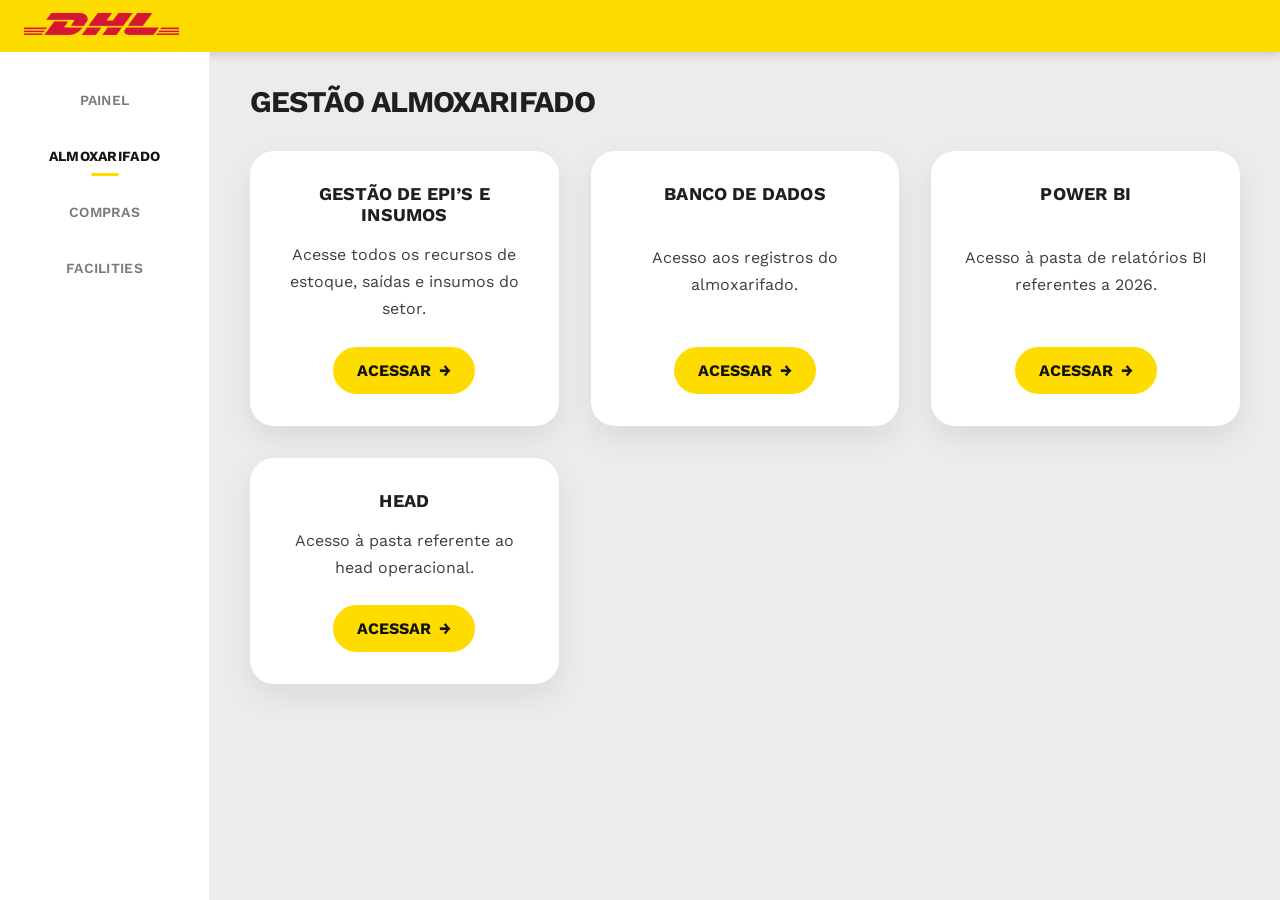
<file: almoxarifado.html>
<!doctype html>
<html lang="pt-BR">
  <head>
    <meta charset="UTF-8" />
    <meta name="viewport" content="width=device-width, initial-scale=1.0" />
    
    <link
      href="https://fonts.googleapis.com/css?family=Work+Sans:400,500,600,700&display=swap"
      rel="stylesheet"
    />
    <link href="./css/main.css" rel="stylesheet" />
    <title>Gerenciamento de controle</title>
    <link rel="icon" type="image/png" href="images/logo.almoxarifado.png" />
  </head>

  <body>
    <div class="page">
      <header class="topbar">
        <div class="topbar__brand">
          <img src="images/v44_12.png" alt="Logo DHL" class="logo" />
        </div>

      </header>

      <div class="layout">
        <aside class="sidebar">
          <nav class="menu">
            <a href="painel.html" class="menu__item">PAINEL</a>
            <a href="almoxarifado.html" class="menu__item menu__item--active">ALMOXARIFADO</a>
            <a href="compras.html" class="menu__item">COMPRAS</a>
            <a href="facilities.html" class="menu__item">FACILITIES</a>
          </nav>
        </aside>

        <main class="content">
          <h1 class="title">GESTÃO ALMOXARIFADO</h1>

          <section class="cards">
            <article class="card">
              <h2>GESTÃO DE EPI’S E INSUMOS</h2>
              <p>Acesse todos os recursos de estoque, saídas e insumos do setor.</p>
              <a href="https://sistema-almoxarifado.streamlit.app" class="button" target="_blank"> 
                ACESSAR <span class="button__arrow">→</span>
              </a>
            </article>

            <article class="card">
              <h2>BANCO DE DADOS</h2>
              <p>Acesso aos registros do almoxarifado.</p>
              <a href="https://supabase.com/" class="button" target="_blank">
                ACESSAR <span class="button__arrow">→</span>
              </a>
            </article>

            <article class="card">
              <h2>POWER BI</h2>
              <p>Acesso à pasta de relatórios BI referentes a 2026.</p>
              <a href="https://dpdhl.sharepoint.com/teams/Compras-SHEIN/Shared%20Documents/Forms/AllItems.aspx?id=%2Fteams%2FCompras%2DSHEIN%2FShared%20Documents%2FGeral%2FAlmoxarifado%2FAPRESENTA%C3%87%C3%83O%20BI%2F2026&viewid=3f4bc07b%2D01dc%2D4ea2%2D8566%2Def41d07389ed" class="button" target="_blank">
                ACESSAR <span class="button__arrow">→</span>
              </a>
            </article>

            <article class="card">
              <h2>HEAD</h2>
              <p>Acesso à pasta referente ao head operacional.</p>
              <a href="https://dpdhl.sharepoint.com/teams/Compras-SHEIN/Shared%20Documents/Forms/AllItems.aspx?id=%2Fteams%2FCompras%2DSHEIN%2FShared%20Documents%2FGeral%2FAlmoxarifado%2FHEAD&viewid=3f4bc07b%2D01dc%2D4ea2%2D8566%2Def41d07389ed" class="button" target="_blank">
                ACESSAR <span class="button__arrow">→</span>
              </a>
            </article>
          </section>
        </main>
      </div>
    </div>
  </body>
</html>
</file>
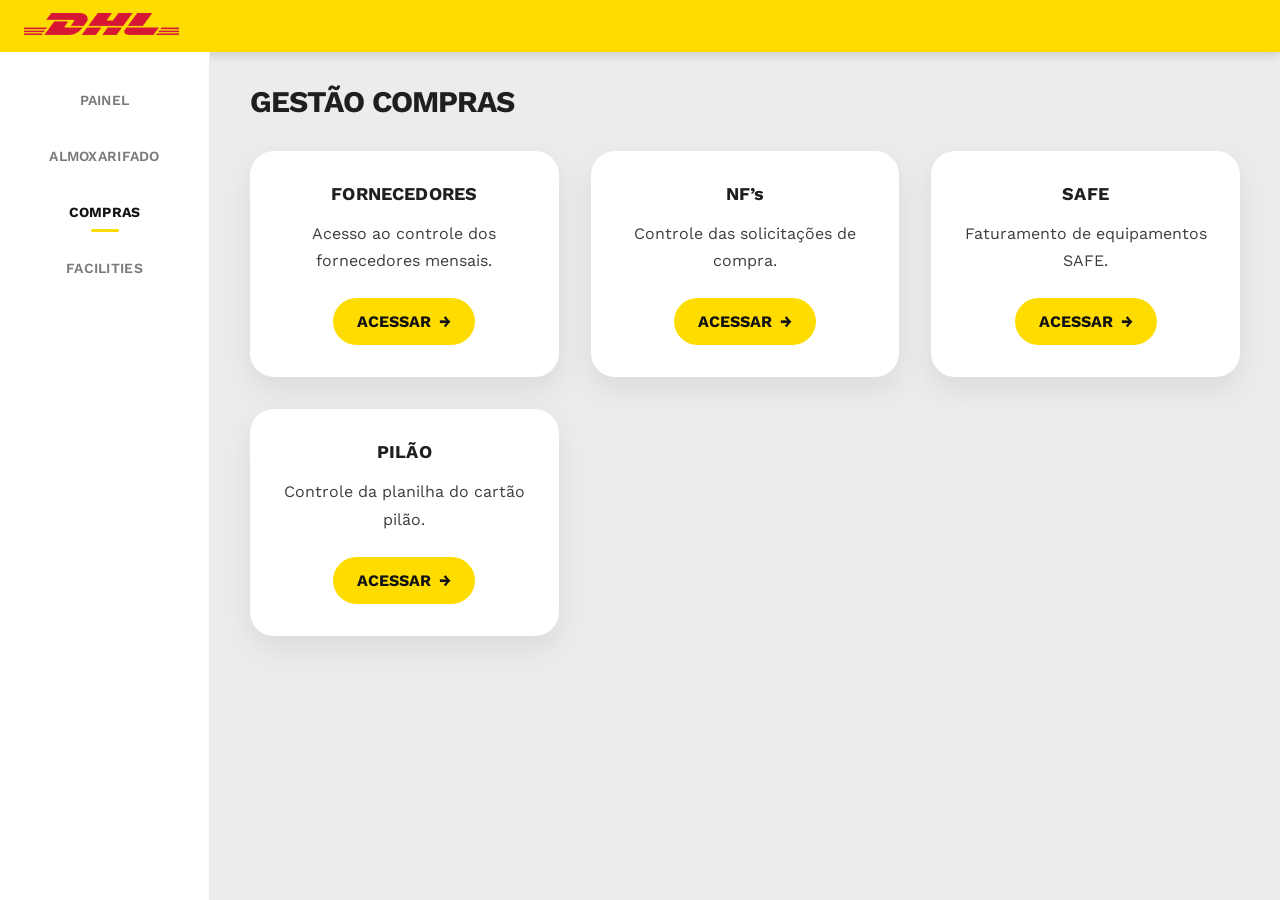
<file: compras.html>
<!doctype html>
<html lang="pt-BR">
  <head>
    <meta charset="UTF-8" />
    <meta name="viewport" content="width=device-width, initial-scale=1.0" />
    <link
      href="https://fonts.googleapis.com/css?family=Work+Sans:400,500,600,700&display=swap"
      rel="stylesheet"
    />
    <link href="./css/main.css" rel="stylesheet" />
    <title>Gerenciamento de controle</title>
    <link rel="icon" type="image/png" href="images/logo.almoxarifado.png" />
  </head>
  <body>
    <div class="page">
      <header class="topbar">
        <div class="topbar__brand">
          <img src="images/v44_12.png" alt="Logo DHL" class="logo" />
        </div>
      </header>

      <div class="layout">
        <aside class="sidebar">
          <nav class="menu">
            <a href="painel.html" class="menu__item">PAINEL</a>
            <a href="almoxarifado.html" class="menu__item">ALMOXARIFADO</a>
            <a href="compras.html" class="menu__item menu__item--active">COMPRAS</a>
            <a href="facilities.html" class="menu__item">FACILITIES</a>
          </nav>
        </aside>

        <main class="content">
          <h1 class="title">GESTÃO COMPRAS</h1>

          <section class="cards">
            <article class="card">
              <h2>FORNECEDORES</h2>
              <p>Acesso ao controle dos fornecedores mensais.</p>
              <a href="https://dpdhl.sharepoint.com/teams/Compras-SHEIN/Shared%20Documents/Forms/AllItems.aspx?id=%2Fteams%2FCompras%2DSHEIN%2FShared%20Documents%2FGeral%2FCompras%2FContrato&viewid=3f4bc07b%2D01dc%2D4ea2%2D8566%2Def41d07389ed" class="button" target="_blank">
                ACESSAR <span class="button__arrow">→</span>
              </a>
            </article>
                
            <article class="card">
              <h2>NF’s</h2>
              <p>Controle das solicitações de compra.</p>
              <a href="https://dpdhl.sharepoint.com/teams/Compras-SHEIN/Shared%20Documents/Forms/AllItems.aspx?id=%2Fteams%2FCompras%2DSHEIN%2FShared%20Documents%2FGeral%2FCompras%2FNFs&viewid=3f4bc07b%2D01dc%2D4ea2%2D8566%2Def41d07389ed" class="button" target="_blank">
                ACESSAR <span class="button__arrow">→</span>
              </a>
            </article>
            
            <article class="card">
              <h2>SAFE</h2>
              <p>Faturamento de equipamentos SAFE.</p>
              <a href="https://dpdhl.sharepoint.com/:x:/r/teams/Compras-SHEIN/_layouts/15/Doc.aspx?action=edit&sourcedoc=%7Be606120d-193f-45bc-8ea5-1e26f254451d%7D&wdExp=TEAMS-TREATMENT&web=1&TeamsCID=fc61637f-8e8b-4fe0-a718-989e35eb0d99" class="button" target="_blank">
                ACESSAR <span class="button__arrow">→</span>
              </a>
            </article>

            <article class="card">
              <h2>PILÃO</h2>
              <p>Controle da planilha do cartão pilão.</p>
              <a href="https://dpdhl.sharepoint.com/teams/Compras-SHEIN/Shared%20Documents/Forms/AllItems.aspx?id=%2Fteams%2FCompras%2DSHEIN%2FShared%20Documents%2FGeral%2FCompras%2FCONTROLE%20DE%20CART%C3%95ES%20%2D%20PIL%C3%83O&viewid=3f4bc07b%2D01dc%2D4ea2%2D8566%2Def41d07389ed" class="button" target="_blank">
                ACESSAR <span class="button__arrow">→</span>
              </a>
            </article>
          </section>
        </main>
      </div>
    </div>
  </body>
</html>
</file>
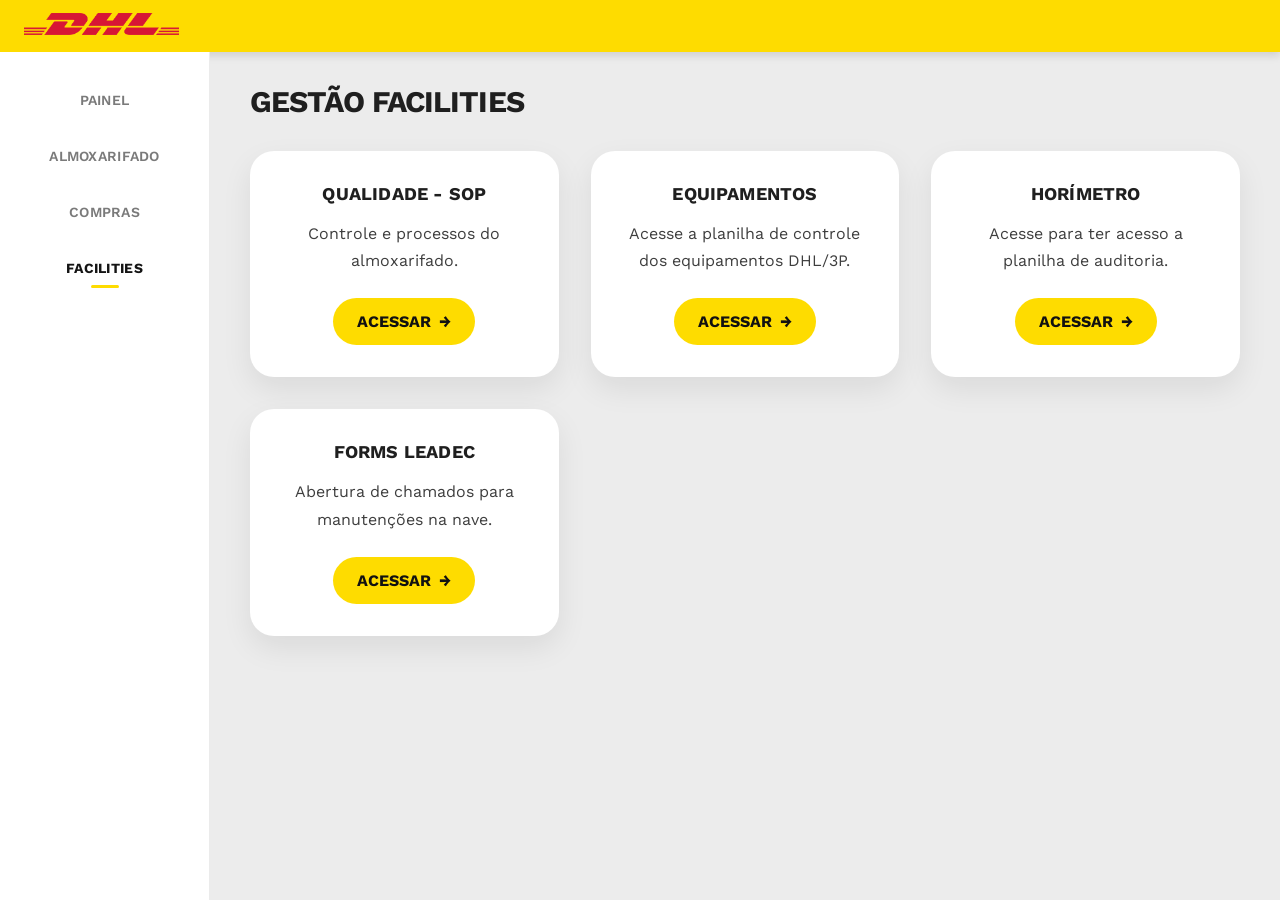
<file: facilities.html>
<!doctype html>
<html lang="pt-BR">
  <head>
    <meta charset="UTF-8" />
    <meta name="viewport" content="width=device-width, initial-scale=1.0" />
    <link
      href="https://fonts.googleapis.com/css?family=Work+Sans:400,500,600,700&display=swap"
      rel="stylesheet"
    />
    <link href="./css/main.css" rel="stylesheet" />
    <title>Gerenciamento de controle</title>
    <link rel="icon" type="image/png" href="images/logo.almoxarifado.png" />
  </head>

  <body>
    <div class="page">
      <header class="topbar">
        <div class="topbar__brand">
          <img src="images/v44_12.png" alt="Logo DHL" class="logo" />
        </div>
      </header>

      <div class="layout">
        <aside class="sidebar">
          <nav class="menu">
            <a href="painel.html" class="menu__item">PAINEL</a>
            <a href="almoxarifado.html" class="menu__item">ALMOXARIFADO</a>
            <a href="compras.html" class="menu__item">COMPRAS</a>
            <a href="facilities.html" class="menu__item menu__item--active">FACILITIES</a>
          </nav>
        </aside>

        <main class="content">
          <h1 class="title">GESTÃO FACILITIES</h1>

          <section class="cards">
            <article class="card">
              <h2>QUALIDADE - SOP</h2>
              <p>Controle e processos do almoxarifado.</p>
              <a href="https://dpdhl.sharepoint.com/teams/Compras-SHEIN/Shared%20Documents/Forms/AllItems.aspx?id=%2Fteams%2FCompras%2DSHEIN%2FShared%20Documents%2FGeral%2FQUALIDADE%20%2D%20SOP&viewid=3f4bc07b%2D01dc%2D4ea2%2D8566%2Def41d07389ed" class="button" target="_blank">
                ACESSAR <span class="button__arrow">→</span>
              </a>
            </article>
                
            <article class="card">
              <h2>EQUIPAMENTOS</h2>
              <p>Acesse a planilha de controle dos equipamentos DHL/3P.</p>
              <a href="https://dpdhl.sharepoint.com/:x:/r/teams/Compras-SHEIN/_layouts/15/Doc.aspx?action=edit&sourcedoc=%7Bd599e0dd-fa44-4aaa-b113-c4d212042fd4%7D&wdExp=TEAMS-TREATMENT&web=1&TeamsCID=16310ddc-83c3-4117-beb3-c14e5017e3b6" class="button" target="_blank">
                ACESSAR <span class="button__arrow">→</span>
              </a>
            </article>
            
            <article class="card">
              <h2>HORÍMETRO</h2>
              <p>Acesse para ter acesso a planilha de auditoria.</p>
              <a href="https://dpdhl.sharepoint.com/:x:/r/teams/Compras-SHEIN/_layouts/15/Doc.aspx?action=edit&sourcedoc=%7Bda016c71-c93e-4212-9faa-ed437199c2cb%7D&wdExp=TEAMS-TREATMENT&web=1&TeamsCID=1bca9f4b-591c-44dc-880a-4bae8144806a" class="button" target="_blank">
                ACESSAR <span class="button__arrow">→</span>
              </a>
            </article>

            <article class="card">
              <h2>FORMS LEADEC</h2>
              <p>Abertura de chamados para manutenções na nave.</p>
              <a href="https://docs.google.com/forms/d/e/1FAIpQLSflIuhWkA1ulWkllH0BghcnNwpBy1bhEiSYqXojZOlYavq8xw/viewform" class="button" target="_blank">
                ACESSAR <span class="button__arrow">→</span>
              </a>
            </article>
          </section>
        </main>
      </div>
    </div>
  </body>
</html>
</file>
<file: css/main.css>
* {
  box-sizing: border-box;
}

html,
body {
  margin: 0;
  padding: 0;
  min-height: 100%;
}

body {
  font-family: 'Work Sans', sans-serif;
  background: #ececec;
  color: #1f1f1f;
}

.page {
  min-height: 100vh;
}

.topbar {
  height: 52px;
  background: #fedc00;
  box-shadow: 0 4px 8px rgba(0, 0, 0, 0.12);
  display: flex;
  align-items: center;
  padding: 0 24px;
}

.logo {
  max-height: 22px;
  width: auto;
}

.layout {
  display: flex;
  min-height: calc(100vh - 52px);
}

.sidebar {
  width: 210px;
  background: #ffffff;
  border-right: 1px solid rgba(0, 0, 0, 0.08);
  padding: 32px 20px;
  display: flex;
  flex-direction: column;
  justify-content: flex-start;
  align-items: center;
}

.menu {
  display: flex;
  flex-direction: column;
  gap: 24px;
  align-items: center;
}

.menu__item {
  display: inline-flex;
  align-items: center;
  justify-content: center;
  gap: 8px;
  color: #7a7a7a;
  text-decoration: none;
  font-size: 14px;
  font-weight: 600;
  letter-spacing: 0.02em;
  padding: 8px 0;
  position: relative;
}

.menu__item::before {
  content: '';
  position: absolute;
  left: 50%;
  bottom: -4px;
  transform: translateX(-50%);
  width: 28px;
  height: 3px;
  border-radius: 999px;
  background: #fedc00;
  opacity: 0;
  transition: opacity 0.2s ease;
}

.menu__item:hover::before,
.menu__item--active::before {
  opacity: 1;
}

.menu__item--active {
  color: #141414;
  font-weight: 700;
}

.content {
  flex: 1;
  padding: 32px 40px;
}

.title {
  margin: 0 0 32px;
  font-size: 30px;
  font-weight: 700;
  letter-spacing: -0.03em;
}

.cards {
  display: grid;
  grid-template-columns: repeat(3, minmax(0, 1fr));
  gap: 32px;
}

.card {
  padding: 32px 28px;
  background: #ffffff;
  border-radius: 24px;
  box-shadow: 0 12px 30px rgba(0, 0, 0, 0.08);
  min-height: 220px;
  display: flex;
  flex-direction: column;
  justify-content: space-between;
  text-align: center;
  align-items: center;
}

.card--wide {
  grid-column: span 2;
}
.login-page {
  background: #f4f4f4;
  min-height: 100vh;
  display: flex;
  align-items: center;
  justify-content: center;
  padding: 12px 0;
}

.login-wrapper {
  display: grid;
  grid-template-columns: 400px minmax(0, 1fr);
  gap: 20px;
  width: min(1040px, calc(100% - 32px));
  align-items: stretch;
  min-height: calc(100vh - 24px);
}

.login-card {
  background: #ffffff;
  border-radius: 28px;
  box-shadow: 0 18px 48px rgba(0, 0, 0, 0.06);
  padding: 32px 28px;
  display: flex;
  flex-direction: column;
  justify-content: space-between;
  max-width: 400px;
}

.login-brand {
  display: flex;
  flex-direction: column;
  gap: 8px;
  align-items: center;
  text-align: center;
}

.login-logo {
  max-width: 100px;
  width: 100%;
  height: auto;
}

.login-footer-group {
  display: flex;
  flex-direction: column;
  align-items: center;
  gap: 10px;
  margin-top: 12px;
}

.footer-logo {
  max-width: 90px;
  width: 100%;
  height: auto;
}

.login-subtitle {
  color: #1f1f1f;
  font-size: 13px;
  letter-spacing: 0.22em;
  text-transform: uppercase;
  font-weight: 700;
}

.login-form {
  display: grid;
  gap: 16px;
  margin-top: 20px;
}

.form-group {
  display: grid;
  gap: 6px;
}

.form-label {
  font-size: 12px;
  letter-spacing: 0.12em;
  text-transform: uppercase;
  color: #7a7a7a;
}

.form-input {
  width: 100%;
  padding: 12px 14px;
  border-radius: 14px;
  border: 1px solid #f1d975;
  background: #fff;
  color: #141414;
  font-size: 15px;
  outline: none;
}

.form-input:focus {
  border-color: #d4b211;
  box-shadow: 0 0 0 4px rgba(254, 220, 0, 0.12);
}

.form-error {
  min-height: 20px;
  color: #b10404;
  font-size: 13px;
}

.login-button {
  width: 100%;
  justify-content: center;
  padding: 12px 16px;
}

.login-footer {
  margin: 0;
  font-size: 13px;
  color: #6b6b6b;
  text-align: center;
}

.login-visual {
  border-radius: 28px;
  overflow: hidden;
  background: linear-gradient(180deg, #f9f9f9 0%, #ececec 100%);
  display: flex;
  align-items: stretch;
  justify-content: center;
  min-height: auto;
}

.login-visual img {
  display: block;
  width: 100%;
  height: 100%;
  object-fit: cover;
}

@media (max-width: 960px) {
  .login-wrapper {
    grid-template-columns: 1fr;
    justify-items: center;
  }

  .login-card,
  .login-visual {
    min-height: auto;
  }
  
  .login-card {
    width: min(400px, 100%);
    margin: 0 auto;
  }

  .login-visual {
    display: none;
  }
}

@media (max-width: 620px) {
  .login-card {
    padding: 28px 20px;
    border-radius: 24px;
  }

  .login-subtitle {
    font-size: 12px;
  }
}
.card h2 {
  margin: 0 0 16px;
  font-size: 18px;
  letter-spacing: 0.01em;
}

.card p {
  margin: 0 0 24px;
  color: #3e3e3e;
  line-height: 1.7;
}

.button {
  display: inline-flex;
  align-items: center;
  justify-content: center;
  gap: 8px;
  text-decoration: none;
  background: #fedc00;
  color: #111111;
  padding: 14px 24px;
  border-radius: 999px;
  font-weight: 700;
  transition: transform 0.2s ease, box-shadow 0.2s ease;
}

.button:hover {
  transform: translateY(-1px);
  box-shadow: 0 12px 24px rgba(255, 23, 23, 0.12);
}

.button__arrow {
  font-weight: 700;
}

@media (max-width: 1080px) {
  .cards {
    grid-template-columns: repeat(2, minmax(0, 1fr));
  }

  .card--wide {
    grid-column: span 2;
  }
}

@media (max-width: 800px) {
  .layout {
    flex-direction: column;
  }

  .sidebar {
    width: 100%;
    border-right: none;
    border-bottom: 1px solid rgba(0, 0, 0, 0.08);
  }

  .content {
    padding: 24px;
  }

  .cards {
    grid-template-columns: 1fr;
  }

  .card--wide {
    grid-column: span 1;
  }
}
</file>
